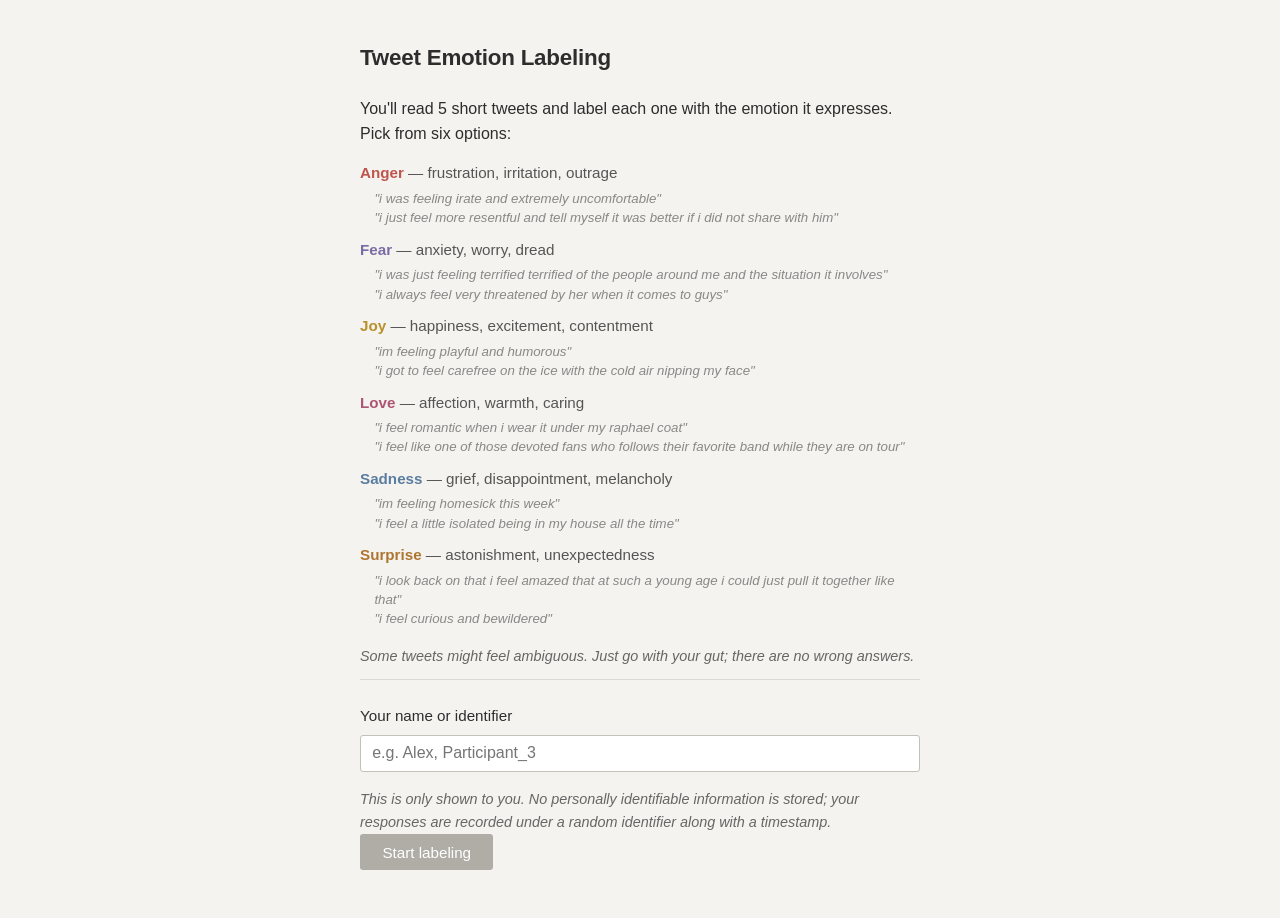
<file: index.html>
<!DOCTYPE html>
<html lang="en">
<head>
  <meta charset="UTF-8">
  <meta name="viewport" content="width=device-width, initial-scale=1.0">
  <title>Tweet Emotion Labeling</title>
  <link rel="stylesheet" href="style.css">
</head>
<body>
  <div id="app">

    <section id="welcome" class="screen active">
      <h1>Tweet Emotion Labeling</h1>
      <div class="instructions">
        <p>You'll read 5 short tweets and label each one with the emotion it expresses. Pick from six options:</p>
        <div class="emotion-list">
          <div class="emotion-entry">
            <span class="emotion-name" style="color:#bf544c">Anger</span> &mdash; frustration, irritation, outrage
            <div class="example-tweets">
              <div class="example">"i was feeling irate and extremely uncomfortable"</div>
              <div class="example">"i just feel more resentful and tell myself it was better if i did not share with him"</div>
            </div>
          </div>
          <div class="emotion-entry">
            <span class="emotion-name" style="color:#7b6ba5">Fear</span> &mdash; anxiety, worry, dread
            <div class="example-tweets">
              <div class="example">"i was just feeling terrified terrified of the people around me and the situation it involves"</div>
              <div class="example">"i always feel very threatened by her when it comes to guys"</div>
            </div>
          </div>
          <div class="emotion-entry">
            <span class="emotion-name" style="color:#b8912a">Joy</span> &mdash; happiness, excitement, contentment
            <div class="example-tweets">
              <div class="example">"im feeling playful and humorous"</div>
              <div class="example">"i got to feel carefree on the ice with the cold air nipping my face"</div>
            </div>
          </div>
          <div class="emotion-entry">
            <span class="emotion-name" style="color:#ad5575">Love</span> &mdash; affection, warmth, caring
            <div class="example-tweets">
              <div class="example">"i feel romantic when i wear it under my raphael coat"</div>
              <div class="example">"i feel like one of those devoted fans who follows their favorite band while they are on tour"</div>
            </div>
          </div>
          <div class="emotion-entry">
            <span class="emotion-name" style="color:#5a7da0">Sadness</span> &mdash; grief, disappointment, melancholy
            <div class="example-tweets">
              <div class="example">"im feeling homesick this week"</div>
              <div class="example">"i feel a little isolated being in my house all the time"</div>
            </div>
          </div>
          <div class="emotion-entry">
            <span class="emotion-name" style="color:#ad7530">Surprise</span> &mdash; astonishment, unexpectedness
            <div class="example-tweets">
              <div class="example">"i look back on that i feel amazed that at such a young age i could just pull it together like that"</div>
              <div class="example">"i feel curious and bewildered"</div>
            </div>
          </div>
        </div>
        <p class="note">Some tweets might feel ambiguous. Just go with your gut; there are no wrong answers.</p>
      </div>
      <div class="start-form">
        <label for="participant-id">Your name or identifier</label>
        <input type="text" id="participant-id" placeholder="e.g. Alex, Participant_3" autocomplete="off">
        <p class="note">This is only shown to you. No personally identifiable information is stored; your responses are recorded under a random identifier along with a timestamp.</p>
        <button id="start-btn" disabled>Start labeling</button>
      </div>
    </section>

    <section id="labeling" class="screen">
      <div class="progress-bar"><div class="progress-fill"></div></div>
      <div class="progress-text">Tweet <span id="current-num">1</span> of <span id="total-num">5</span></div>

      <div class="tweet-card">
        <p id="tweet-text"></p>
      </div>

      <p class="prompt">What emotion does this tweet express?</p>

      <div class="emotion-grid">
        <button class="emotion-btn" data-emotion="anger">Anger</button>
        <button class="emotion-btn" data-emotion="fear">Fear</button>
        <button class="emotion-btn" data-emotion="joy">Joy</button>
        <button class="emotion-btn" data-emotion="love">Love</button>
        <button class="emotion-btn" data-emotion="sadness">Sadness</button>
        <button class="emotion-btn" data-emotion="surprise">Surprise</button>
      </div>

      <div class="nav-row">
        <button id="prev-btn" class="nav-btn" disabled>&larr; Back</button>
        <button id="next-btn" class="nav-btn primary" disabled>Next &rarr;</button>
      </div>
    </section>

    <section id="review" class="screen">
      <h2>Review your labels</h2>
      <p class="review-intro">Click any row to go back and change it.</p>
      <div id="review-list"></div>
      <div class="nav-row">
        <button id="submit-btn">Submit</button>
      </div>
    </section>

    <section id="done" class="screen">
      <h2>All done!</h2>
      <p>Your labels have been saved. Thanks for participating.</p>
      <div class="done-actions">
        <button id="restart-btn" class="nav-btn">Label another 5</button>
        <a href="results.html" class="done-link">View collected data</a>
      </div>
    </section>

  </div>
  <script src="app.js"></script>
</body>
</html>
</file>
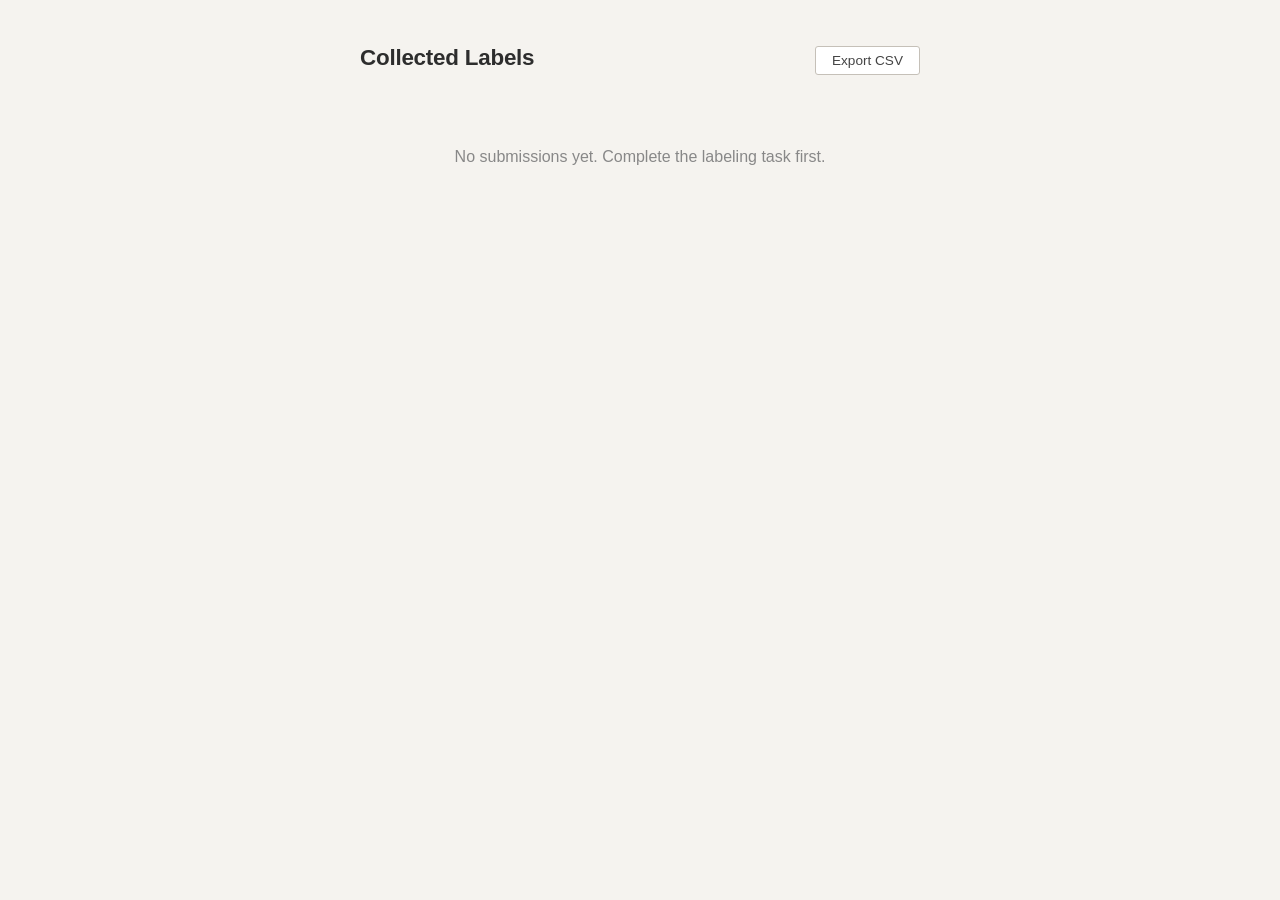
<file: results.html>
<!DOCTYPE html>
<html lang="en">
<head>
  <meta charset="UTF-8">
  <meta name="viewport" content="width=device-width, initial-scale=1.0">
  <title>Collected Labels</title>
  <link rel="stylesheet" href="style.css">
</head>
<body>
  <div id="app">
    <div class="results-header">
      <h1>Collected Labels</h1>
      <button class="export-btn" id="export-csv">Export CSV</button>
    </div>
    <div id="results-body"></div>
  </div>
  <script>
  (function () {
    var KEY = "emotion_label_data";
    var data;
    try { data = JSON.parse(localStorage.getItem(KEY) || "[]"); }
    catch (_) { data = []; }

    var body = document.getElementById("results-body");

    if (!data.length) {
      body.innerHTML = '<p class="results-empty">No submissions yet. Complete the labeling task first.</p>';
      return;
    }

    var rows = [];
    data.forEach(function (sub) {
      sub.responses.forEach(function (r) {
        rows.push({
          participant: sub.uid || sub.participantId || "—",
          time: sub.timestamp.replace("T", " ").slice(0, 19),
          tweetId: r.tweetId,
          tweet: r.tweetText,
          label: r.selectedLabel,
          truth: r.groundTruth,
        });
      });
    });

    var html = '<table class="results-table"><thead><tr>' +
      "<th>UID</th><th>Time</th><th>Tweet ID</th>" +
      '<th class="tweet-col">Tweet</th><th>Label</th><th>Ground Truth</th><th>Match</th>' +
      "</tr></thead><tbody>";

    rows.forEach(function (r) {
      var match = r.label === r.truth;
      var cls = match ? "match" : "mismatch";
      var text = r.tweet.length > 60 ? r.tweet.slice(0, 60) + "…" : r.tweet;
      html += "<tr>" +
        "<td>" + esc(r.participant) + "</td>" +
        "<td>" + esc(r.time) + "</td>" +
        "<td>" + r.tweetId + "</td>" +
        '<td class="tweet-col" title="' + esc(r.tweet) + '">' + esc(text) + "</td>" +
        "<td>" + esc(r.label) + "</td>" +
        "<td>" + esc(r.truth) + "</td>" +
        '<td class="' + cls + '">' + (match ? "yes" : "no") + "</td>" +
        "</tr>";
    });

    html += "</tbody></table>";

    var summary = "<p style='margin-bottom:1rem;font-size:0.9rem;color:#666'>" +
      data.length + " submission(s), " + rows.length + " labels total</p>";

    body.innerHTML = summary + html;

    function esc(s) {
      var d = document.createElement("div");
      d.textContent = s;
      return d.innerHTML;
    }

    document.getElementById("export-csv").addEventListener("click", function () {
      var csv = "uid,timestamp,tweet_id,tweet_text,selected_label,ground_truth,match\n";
      rows.forEach(function (r) {
        csv += '"' + r.participant.replace(/"/g, '""') + '",' +
          r.time + "," + r.tweetId + ',"' +
          r.tweet.replace(/"/g, '""') + '",' +
          r.label + "," + r.truth + "," +
          (r.label === r.truth ? "yes" : "no") + "\n";
      });
      var blob = new Blob([csv], { type: "text/csv" });
      var a = document.createElement("a");
      a.href = URL.createObjectURL(blob);
      a.download = "emotion_labels.csv";
      a.click();
    });
  })();
  </script>
</body>
</html>
</file>
<file: style.css>
*,
*::before,
*::after {
  margin: 0;
  padding: 0;
  box-sizing: border-box;
}

body {
  font-family: -apple-system, BlinkMacSystemFont, "Segoe UI", Roboto, Oxygen,
    Ubuntu, Cantarell, sans-serif;
  background: #f5f3ef;
  color: #2d2d2d;
  line-height: 1.6;
  min-height: 100vh;
}

#app {
  max-width: 600px;
  margin: 0 auto;
  padding: 2.5rem 1.25rem 3rem;
}

/* ---------- screens ---------- */
.screen { display: none; }
.screen.active { display: block; }

/* ---------- welcome ---------- */
h1 {
  font-size: 1.4rem;
  font-weight: 600;
  margin-bottom: 1.25rem;
  letter-spacing: -0.01em;
}

h2 {
  font-size: 1.2rem;
  font-weight: 600;
  margin-bottom: 0.75rem;
}

.instructions p { margin-bottom: 0.7rem; }

.emotion-list {
  margin: 0.9rem 0 1rem 0;
}

.emotion-entry {
  margin-bottom: 0.65rem;
  font-size: 0.95rem;
  color: #555;
}

.emotion-name {
  font-weight: 600;
}

.example-tweets {
  margin: 0.2rem 0 0 0.9rem;
}

.example {
  font-size: 0.83rem;
  color: #888;
  font-style: italic;
  line-height: 1.45;
}

.note {
  font-size: 0.9rem;
  color: #666;
  font-style: italic;
}

/* ---------- start form ---------- */
.start-form {
  border-top: 1px solid #dcd8d2;
  padding-top: 1.5rem;
  margin-top: 0.5rem;
}

.start-form label {
  display: block;
  font-weight: 500;
  margin-bottom: 0.4rem;
  font-size: 0.95rem;
}

.start-form input {
  width: 100%;
  padding: 0.55rem 0.7rem;
  border: 1px solid #c5c0b8;
  border-radius: 3px;
  font-size: 1rem;
  margin-bottom: 1rem;
  background: #fff;
  color: #2d2d2d;
}

.start-form input:focus {
  outline: none;
  border-color: #4a7c6f;
  box-shadow: 0 0 0 2px rgba(74, 124, 111, 0.15);
}

.start-form button {
  background: #4a7c6f;
  color: #fff;
  border: none;
  padding: 0.6rem 1.4rem;
  border-radius: 3px;
  font-size: 0.95rem;
  cursor: pointer;
  font-weight: 500;
}

.start-form button:disabled {
  background: #b0ada7;
  cursor: not-allowed;
}

.start-form button:hover:not(:disabled) {
  background: #3e6b5f;
}

/* ---------- progress ---------- */
.progress-bar {
  height: 3px;
  background: #dcd8d2;
  border-radius: 2px;
  margin-bottom: 0.4rem;
  overflow: hidden;
}

.progress-fill {
  height: 100%;
  background: #4a7c6f;
  border-radius: 2px;
  transition: width 0.25s ease;
  width: 20%;
}

.progress-text {
  font-size: 0.82rem;
  color: #888;
  margin-bottom: 1.25rem;
}

/* ---------- tweet card ---------- */
.tweet-card {
  background: #fff;
  border-left: 3px solid #4a7c6f;
  padding: 1.1rem 1.3rem;
  margin-bottom: 1.3rem;
  border-radius: 0 3px 3px 0;
  font-size: 1.02rem;
  line-height: 1.65;
}

.prompt {
  font-weight: 500;
  margin-bottom: 0.6rem;
  font-size: 0.95rem;
}

/* ---------- emotion buttons ---------- */
.emotion-grid {
  display: grid;
  grid-template-columns: 1fr 1fr 1fr;
  gap: 0.45rem;
  margin-bottom: 1.5rem;
}

.emotion-btn {
  padding: 0.6rem 0.4rem;
  border: 2px solid transparent;
  border-radius: 3px;
  font-size: 0.92rem;
  cursor: pointer;
  transition: background 0.12s, color 0.12s, border-color 0.12s;
  font-weight: 500;
  text-align: center;
}

/* default state: light tints */
.emotion-btn[data-emotion="anger"]    { background: #f0d5d2; color: #6b2e28; }
.emotion-btn[data-emotion="fear"]     { background: #ddd5eb; color: #483a6b; }
.emotion-btn[data-emotion="joy"]      { background: #efe5c8; color: #6b5520; }
.emotion-btn[data-emotion="love"]     { background: #f0d5e0; color: #6b2844; }
.emotion-btn[data-emotion="sadness"]  { background: #d2dde8; color: #2a3f5a; }
.emotion-btn[data-emotion="surprise"] { background: #f0ddc8; color: #6b4520; }

/* hover */
.emotion-btn[data-emotion="anger"]:hover    { background: #e6c0bb; }
.emotion-btn[data-emotion="fear"]:hover     { background: #cfc4de; }
.emotion-btn[data-emotion="joy"]:hover      { background: #e5d9b5; }
.emotion-btn[data-emotion="love"]:hover     { background: #e6c0d1; }
.emotion-btn[data-emotion="sadness"]:hover  { background: #c0cedc; }
.emotion-btn[data-emotion="surprise"]:hover { background: #e5d0b0; }

/* selected */
.emotion-btn[data-emotion="anger"].selected    { background: #bf544c; color: #fff; }
.emotion-btn[data-emotion="fear"].selected     { background: #7b6ba5; color: #fff; }
.emotion-btn[data-emotion="joy"].selected      { background: #b8912a; color: #fff; }
.emotion-btn[data-emotion="love"].selected     { background: #ad5575; color: #fff; }
.emotion-btn[data-emotion="sadness"].selected  { background: #5a7da0; color: #fff; }
.emotion-btn[data-emotion="surprise"].selected { background: #ad7530; color: #fff; }

/* ---------- nav ---------- */
.nav-row {
  display: flex;
  justify-content: space-between;
  align-items: center;
  gap: 0.75rem;
}

.nav-btn {
  padding: 0.5rem 1.1rem;
  border: 1px solid #c5c0b8;
  border-radius: 3px;
  background: #fff;
  font-size: 0.92rem;
  cursor: pointer;
  color: #444;
}

.nav-btn:hover:not(:disabled) { background: #eeedea; }

.nav-btn:disabled {
  opacity: 0.35;
  cursor: not-allowed;
}

.nav-btn.primary {
  background: #4a7c6f;
  color: #fff;
  border-color: #4a7c6f;
}

.nav-btn.primary:hover:not(:disabled) { background: #3e6b5f; }

.nav-btn.primary:disabled {
  background: #b0ada7;
  border-color: #b0ada7;
  color: #fff;
}

/* ---------- review ---------- */
.review-intro {
  font-size: 0.9rem;
  color: #777;
  margin-bottom: 1rem;
}

.review-item {
  background: #fff;
  padding: 0.85rem 1.1rem;
  margin-bottom: 0.55rem;
  border-radius: 3px;
  border-left: 3px solid #dcd8d2;
  cursor: pointer;
  transition: border-color 0.15s;
}

.review-item:hover {
  border-left-color: #4a7c6f;
}

.review-tweet {
  font-size: 0.88rem;
  color: #555;
  margin-bottom: 0.3rem;
  line-height: 1.5;
}

.label-badge {
  display: inline-block;
  padding: 0.1rem 0.55rem;
  border-radius: 2px;
  font-size: 0.82rem;
  font-weight: 500;
  color: #fff;
}

#review-list { margin-bottom: 1.25rem; }

#submit-btn {
  background: #4a7c6f;
  color: #fff;
  border: none;
  padding: 0.6rem 1.6rem;
  border-radius: 3px;
  font-size: 0.95rem;
  cursor: pointer;
  font-weight: 500;
  margin-left: auto;
}

#submit-btn:hover { background: #3e6b5f; }

/* ---------- done ---------- */
#done {
  text-align: center;
  padding-top: 4rem;
}

#done h2 { margin-bottom: 0.4rem; }

.done-actions {
  margin-top: 1.75rem;
  display: flex;
  flex-direction: column;
  align-items: center;
  gap: 0.75rem;
}

.done-actions .nav-btn {
  background: #4a7c6f;
  color: #fff;
  border-color: #4a7c6f;
  padding: 0.55rem 1.4rem;
}

.done-actions .nav-btn:hover { background: #3e6b5f; }

.done-link {
  font-size: 0.88rem;
  color: #888;
}

/* ---------- results page ---------- */
.results-header {
  display: flex;
  justify-content: space-between;
  align-items: baseline;
  flex-wrap: wrap;
  gap: 0.75rem;
  margin-bottom: 1.25rem;
}

.results-header h1 { margin-bottom: 0; }

.export-btn {
  padding: 0.4rem 1rem;
  border: 1px solid #c5c0b8;
  border-radius: 3px;
  background: #fff;
  font-size: 0.85rem;
  cursor: pointer;
  color: #444;
}

.export-btn:hover { background: #eeedea; }

.results-empty {
  padding: 3rem 1rem;
  text-align: center;
  color: #888;
}

table.results-table {
  width: 100%;
  border-collapse: collapse;
  font-size: 0.85rem;
  background: #fff;
  border-radius: 3px;
  overflow: hidden;
}

.results-table th {
  text-align: left;
  padding: 0.6rem 0.7rem;
  background: #eae7e2;
  font-weight: 600;
  font-size: 0.8rem;
  color: #555;
  text-transform: uppercase;
  letter-spacing: 0.03em;
}

.results-table td {
  padding: 0.55rem 0.7rem;
  border-top: 1px solid #eae7e2;
  vertical-align: top;
}

.results-table tr:hover td {
  background: #faf9f7;
}

.results-table .tweet-col {
  max-width: 240px;
  overflow: hidden;
  text-overflow: ellipsis;
  white-space: nowrap;
}

.match { color: #3e6b5f; }
.mismatch { color: #bf544c; }

/* ---------- responsive ---------- */
@media (max-width: 480px) {
  #app { padding: 1.5rem 1rem 2rem; }
  .emotion-grid { grid-template-columns: 1fr 1fr; }
  h1 { font-size: 1.25rem; }
  .results-table { font-size: 0.78rem; }
  .results-table .tweet-col { max-width: 140px; }
}
</file>
